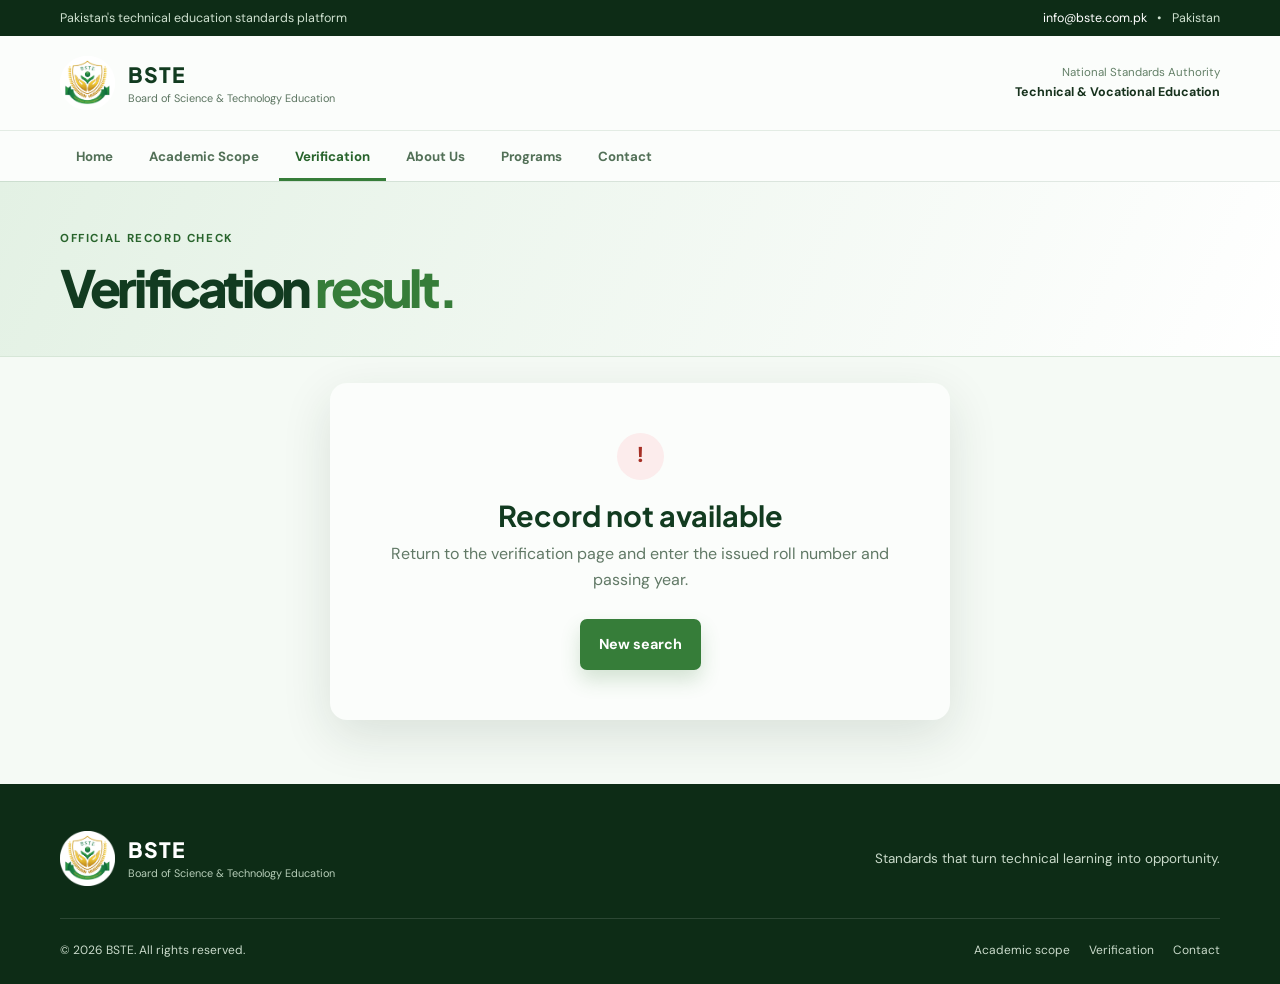
<file: r.html>
<!doctype html>
<html lang="en"><head><meta charset="utf-8"><meta name="viewport" content="width=device-width,initial-scale=1"><title>Verification Result | BSTE</title><link rel="preconnect" href="https://fonts.googleapis.com"><link rel="preconnect" href="https://fonts.gstatic.com" crossorigin><link href="https://fonts.googleapis.com/css2?family=DM+Sans:wght@400;500;600;700&family=Plus+Jakarta+Sans:wght@600;700;800&display=swap" rel="stylesheet"><link rel="stylesheet" href="styles.css"></head>
<body><a class="skip-link" href="#main-content">Skip to content</a><div class="topbar"><div class="container topbar-inner"><span>Pakistan's technical education standards platform</span><div><a href="mailto:info@bste.com.pk">info@bste.com.pk</a><span>•</span><span>Pakistan</span></div></div></div><header class="site-header">
  <div class="container header-inner">
    <a class="brand" href="index.html">
      <!-- Image tag with proper brand-logo class -->
      <img src="logo.png" alt="BSTE Logo" class="brand-logo">
      <span class="brand-copy">
        <strong>BSTE</strong>
        <small>Board of Science &amp; Technology Education</small>
      </span>
    </a>
    <div class="header-meta">
      <span>National Standards Authority</span>
      <strong>Technical &amp; Vocational Education</strong>
    </div>
    <button class="menu-toggle" aria-label="Open menu" aria-expanded="false">
      <span></span><span></span><span></span>
    </button>
  </div>
  <nav class="main-nav">
    <div class="container nav-inner">
      <a href="index.html#home">Home</a>
      <a href="index.html#academic-scope">Academic Scope</a>
      <a class="active" href="v.html">Verification</a>
      <a href="index.html#about">About Us</a>
      <a href="index.html#programs">Programs</a>
      <a href="index.html#contact">Contact</a>
    </div>
  </nav>
</header>
<main id="main-content" class="result-page"><section class="result-hero"><div class="container"><p class="eyebrow">Official record check</p><h1>Verification <em>result.</em></h1></div></section><section class="result-section"><div class="container" id="result-container" aria-live="polite"></div></section></main>
<footer class="site-footer">
  <div class="container footer-top">
    <a class="brand" href="index.html">
      <!-- Image tag with proper brand-logo class -->
      <img src="logo.png" alt="BSTE Logo" class="brand-logo">
      <span class="brand-copy">
        <strong>BSTE</strong>
        <small>Board of Science &amp; Technology Education</small>
      </span>
    </a>
    <p>Standards that turn technical learning into opportunity.</p>
  </div>
  <div class="container footer-bottom">
    <span>© <span id="current-year"></span> BSTE. All rights reserved.</span>
    <div>
      <a href="index.html#academic-scope">Academic scope</a>
      <a href="v.html">Verification</a>
      <a href="index.html#contact">Contact</a>
    </div>
  </div>
</footer><script src="students-data.js"></script><script src="site.js"></script><script src="result.js"></script></body></html>
</file>
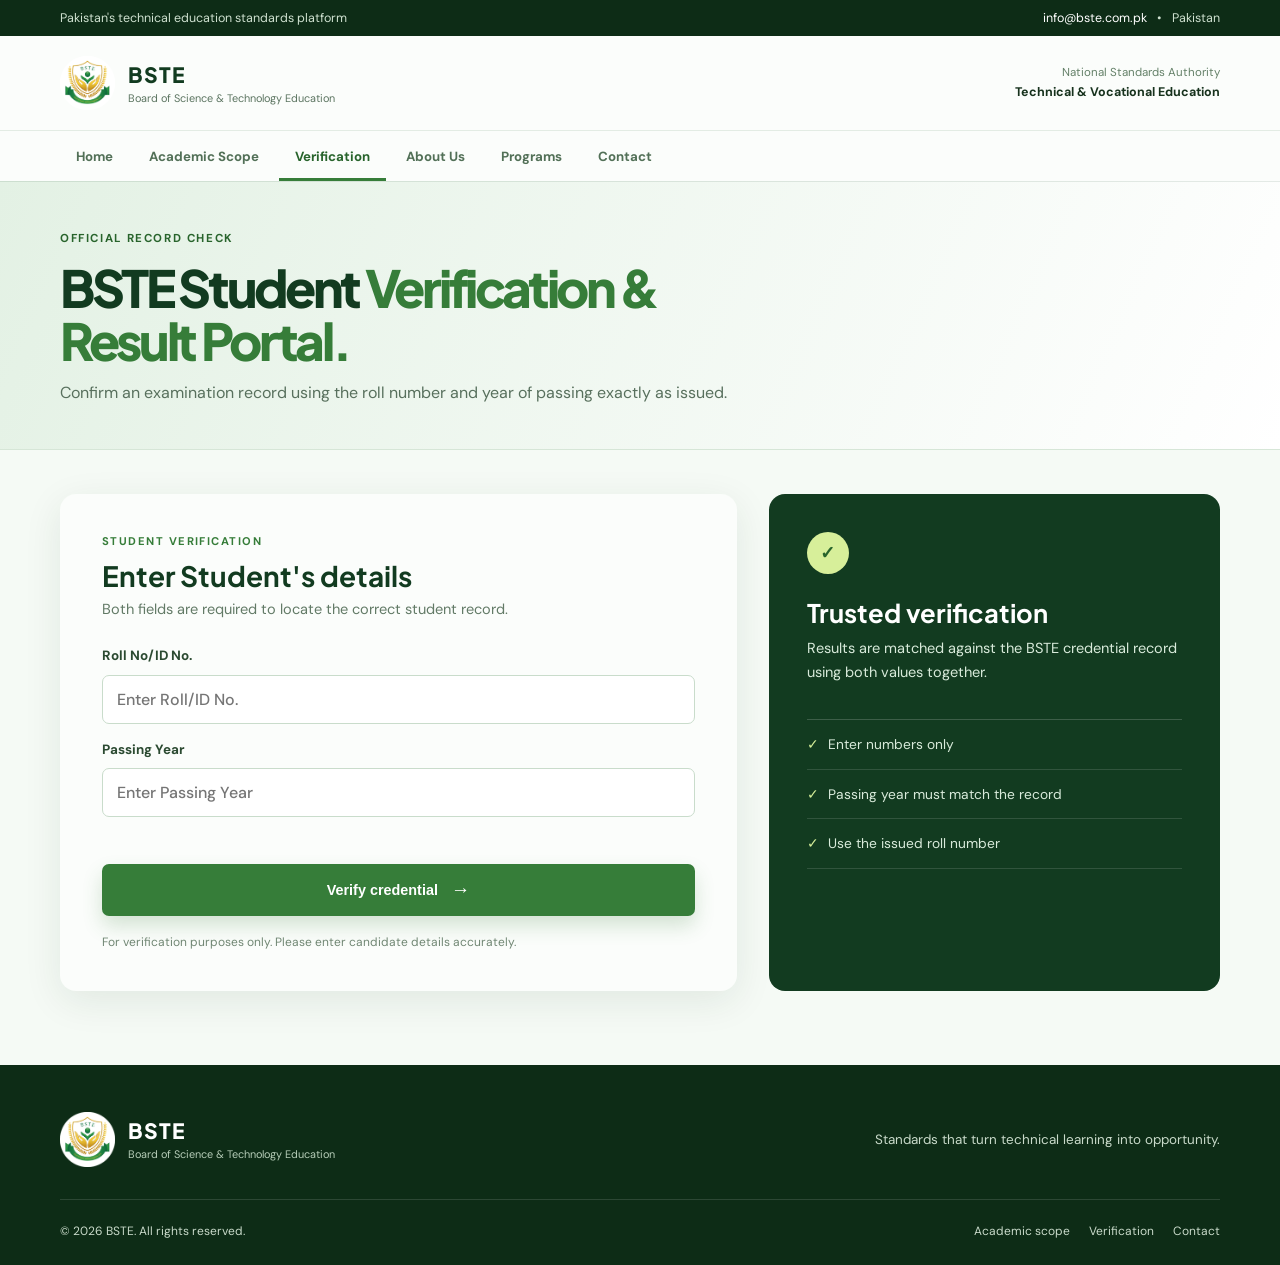
<file: v.html>
<!doctype html>
<head>
  <meta charset="utf-8">
  <meta name="viewport" content="width=device-width,initial-scale=1">
  
  <!-- SEO Title & Meta Description -->
  <title>BSTE Verification Portal | BSTE Online Student Verification & Result Search</title>
  <meta name="description" content="Official BSTE Verification Portal. Verify BSTE student credentials, roll number status, and online examination results for Board of Science & Technology Education.">
  <meta name="keywords" content="bste verification, bste result, bste student verification, bste online result, bste.com.pk verification, bste roll number verification">
  <meta name="robots" content="index, follow">
  <link rel="canonical" href="https://bste.com.pk/v.html">

  <!-- Social Share (Open Graph) Meta Tags -->
  <meta property="og:type" content="website">
  <meta property="og:title" content="BSTE Verification Portal | Online Student Verification">
  <meta property="og:description" content="Official BSTE Verification Portal. Verify student credentials and examination results online.">
  <meta property="og:url" content="https://bste.com.pk/v.html">
  <meta property="og:image" content="https://bste.com.pk/logo.png">

  <!-- Fonts & Stylesheet -->
  <link rel="preconnect" href="https://fonts.googleapis.com">
  <link rel="preconnect" href="https://fonts.gstatic.com" crossorigin>
  <link href="https://fonts.googleapis.com/css2?family=DM+Sans:wght@400;500;600;700&family=Plus+Jakarta+Sans:wght@600;700;800&display=swap" rel="stylesheet">
  <link rel="stylesheet" href="styles.css">
</head>
<body><a class="skip-link" href="#main-content">Skip to content</a><div class="topbar"><div class="container topbar-inner"><span>Pakistan's technical education standards platform</span><div><a href="mailto:info@bste.com.pk">info@bste.com.pk</a><span>•</span><span>Pakistan</span></div></div></div><header class="site-header">
  <div class="container header-inner">
    <a class="brand" href="index.html">
      <!-- Image tag with proper brand-logo class -->
      <img src="logo.png" alt="BSTE Logo" class="brand-logo">
      <span class="brand-copy">
        <strong>BSTE</strong>
        <small>Board of Science &amp; Technology Education</small>
      </span>
    </a>
    <div class="header-meta">
      <span>National Standards Authority</span>
      <strong>Technical &amp; Vocational Education</strong>
    </div>
    <button class="menu-toggle" aria-label="Open menu" aria-expanded="false">
      <span></span><span></span><span></span>
    </button>
  </div>
  <nav class="main-nav">
    <div class="container nav-inner">
      <a href="index.html#home">Home</a>
      <a href="index.html#academic-scope">Academic Scope</a>
      <a class="active" href="v.html">Verification</a>
      <a href="index.html#about">About Us</a>
      <a href="index.html#programs">Programs</a>
      <a href="index.html#contact">Contact</a>
    </div>
  </nav>
</header>
<main id="main-content" class="verification-page"><section class="verify-hero"><div class="container"><p class="eyebrow">Official record check</p><h1>BSTE Student <em>Verification & Result Portal.</em></h1><p>Confirm an examination record using the roll number and year of passing exactly as issued.</p></div></section><section class="form-section"><div class="container form-layout"><div class="verification-form-card"><p class="form-kicker">Student verification</p><h2>Enter Student's details</h2><p class="form-copy">Both fields are required to locate the correct student record.</p><form id="verification-form" novalidate><label for="roll">Roll No/ID No.<input id="roll" name="roll" type="text" inputmode="numeric" autocomplete="off" placeholder="Enter Roll/ID No." maxlength="12" required></label><label for="year">Passing Year<input id="year" name="year" type="text" inputmode="numeric" autocomplete="off" placeholder="Enter Passing Year" maxlength="4" required></label><p class="form-status" id="form-status" role="alert" aria-live="polite"></p><button class="button button-primary button-wide" type="submit">Verify credential <span>→</span></button></form><p class="privacy-note">For verification purposes only. Please enter candidate details accurately.</p></div><aside class="verify-notes"><span class="note-icon">✓</span><h2>Trusted verification</h2><p>Results are matched against the BSTE credential record using both values together.</p><ul><li>Enter numbers only</li><li>Passing year must match the record</li><li>Use the issued roll number</li></ul></aside></div></section></main>
<footer class="site-footer">
  <div class="container footer-top">
    <a class="brand" href="index.html">
      <!-- Image tag with proper brand-logo class -->
      <img src="logo.png" alt="BSTE Logo" class="brand-logo">
      <span class="brand-copy">
        <strong>BSTE</strong>
        <small>Board of Science &amp; Technology Education</small>
      </span>
    </a>
    <p>Standards that turn technical learning into opportunity.</p>
  </div>
  <div class="container footer-bottom">
    <span>© <span id="current-year"></span> BSTE. All rights reserved.</span>
    <div>
      <a href="index.html#academic-scope">Academic scope</a>
      <a href="v.html">Verification</a>
      <a href="index.html#contact">Contact</a>
    </div>
  </div>
</footer><script src="students-data.js"></script><script src="site.js"></script><script src="verification.js"></script></body></html>
</file>
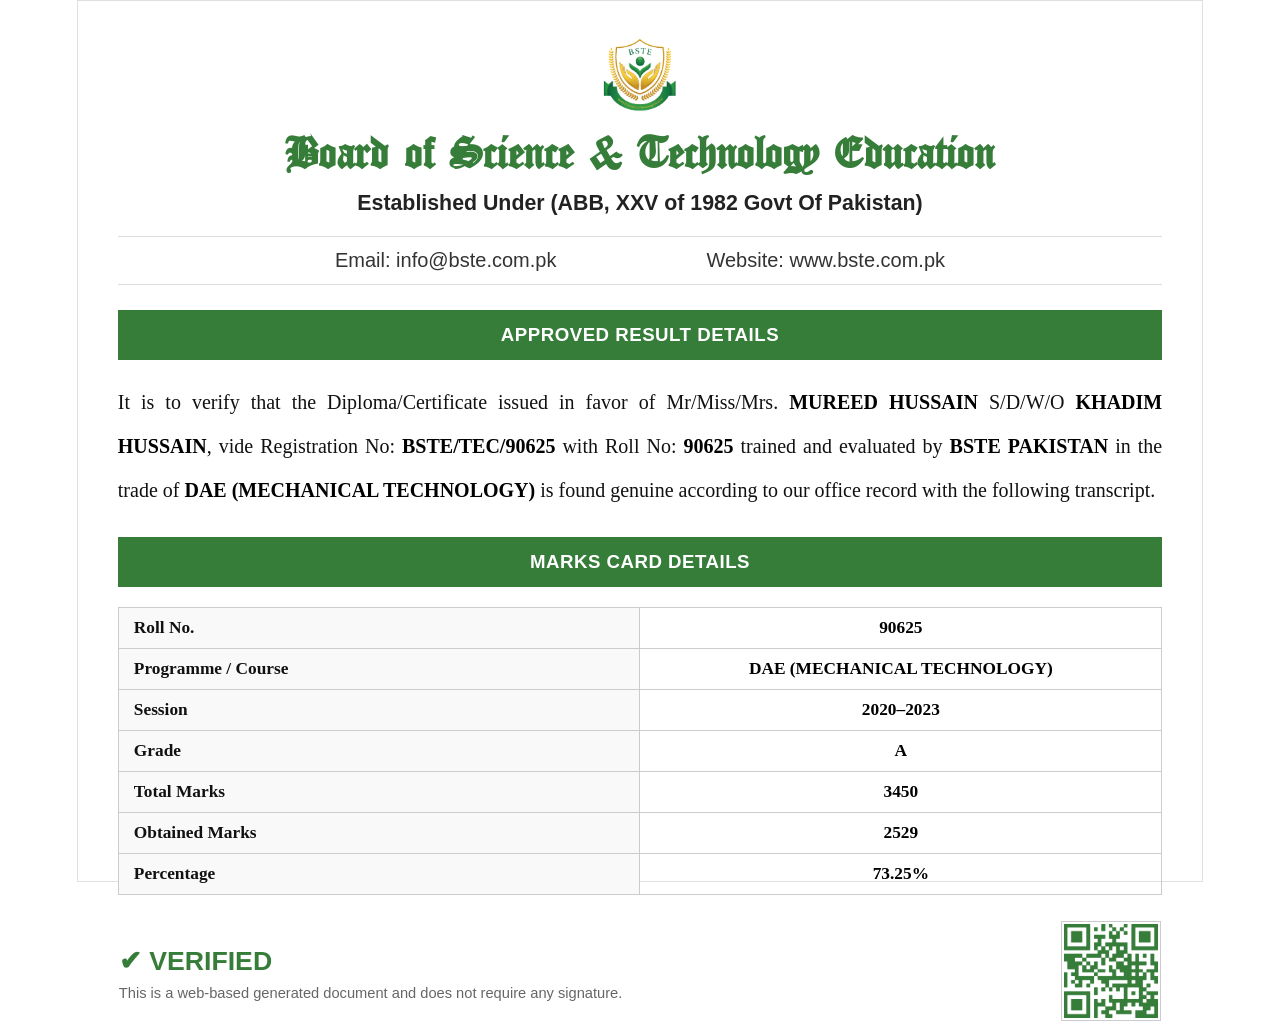
<file: yt2.html>
<!DOCTYPE html>
<html lang="en">
<head>
    <meta charset="UTF-8">
    <title>Verification Page</title>
    <style>
        @import url('https://fonts.googleapis.com/css2?family=UnifrakturMaguntia&family=TeX+Gyre+Termes:wght@400;700&display=swap');

        @font-face {
            font-family: 'TeX Gyre Termes';
            src: local('TeX Gyre Termes'), local('TeXGyreTermes-Regular');
            font-weight: normal;
            font-style: normal;
        }

        @font-face {
            font-family: 'TeX Gyre Termes';
            src: local('TeX Gyre Termes Bold'), local('TeXGyreTermes-Bold');
            font-weight: bold;
            font-style: normal;
        }

        @page {
            size: A4 portrait;
            margin: 5mm 12mm;
            background-color: #ffffff;
        }

        *, *::before, *::after {
            box-sizing: border-box;
        }

        html, body {
            height: 100%;
            margin: 0;
            padding: 0;
            font-family: 'TeX Gyre Termes', 'Times New Roman', Times, serif;
            color: #111111;
            background-color: #ffffff;
            width: 100%;
        }

        .page-container {
            width: 88%;
            height: 98%;
            margin: 0 auto;
            border: 1px solid #e0e0e0;
            padding: 30px 40px;
            background-color: #ffffff;
            display: flex;
            flex-direction: column;
            justify-content: space-between;
        }

        .header-section {
            text-align: center;
            margin-bottom: 20px;
        }

        .yt-logo {
            width: 130px;
            height: 90px;
            margin: 0 auto 10px auto;
            display: block;
            object-fit: contain;
        }
        @font-face {
            font-family: 'Canterbury';
            src: url('Canterbury.ttf') format('truetype');
            font-weight: normal;
            font-style: normal;
        }
        
        .domain-title {
            font-family: 'Canterbury', serif;
            font-size: 34pt;
            font-weight: bold;
            color: #367D39;
            margin: 0;
            line-height: 1.1;
        }

        .sub-title {
            font-family: Arial, Helvetica, sans-serif;
            font-size: 16pt;
            font-weight: bold;
            color: #222222;
            margin-top: 10px;
        }

        .contact-bar {
            text-align: center;
            margin: 20px 0 25px 0;
            padding: 12px 0;
            border-top: 1px solid #dddddd;
            border-bottom: 1px solid #dddddd;
            font-family: Arial, Helvetica, sans-serif;
        }

        .contact-table {
            width: 85%;
            margin: 0 auto;
        }

        .contact-table td {
            font-size: 12pt;
            color: #333333;
        }

        .red-box-header {
            background-color: #367D39;
            color: #ffffff;
            font-weight: bold;
            font-size: 14pt;
            text-transform: uppercase;
            padding: 14px 15px;
            text-align: center;
            letter-spacing: 0.5px;
            margin-top: 25px;
            margin-bottom: 20px;
            font-family: Arial, Helvetica, sans-serif;
        }

        .content-section {
            font-family: 'TeX Gyre Termes', 'Times New Roman', Times, serif;
            font-size: 15pt;
            font-weight: normal;
            line-height: 2.2;
            text-align: justify;
            color: #111111;
            margin-bottom: 25px;
        }

        .bold-field {
            font-weight: bold;
            color: #000000;
        }

        .marks-table {
            width: 100%;
            border-collapse: collapse;
            margin-bottom: 15px;
            font-family: 'TeX Gyre Termes', 'Times New Roman', Times, serif;
        }

        .marks-table td {
            border: 1px solid #cccccc;
            padding: 10px 15px;
            font-size: 13pt;
            font-weight: 600;
        }

        .marks-table td.label-col {
            width: 50%;
            font-weight: bold;
            color: #111111;
            background-color: #f9f9f9;
        }

        .marks-table td.val-col {
            width: 50%;
            text-align: center;
            font-weight: bold;
            color: #000000;
        }

        .footer-section {
            margin-top: 10px;
            width: 100%;
        }

        .footer-table {
            width: 100%;
            border-collapse: collapse;
        }

        .footer-table td {
            vertical-align: middle;
        }

        .verified-badge {
            color: #367D39;
            font-weight: bold;
            font-size: 20pt;
            font-family: Arial, Helvetica, sans-serif;
        }

        .disclaimer-text {
            font-size: 11pt;
            color: #666666;
            margin-top: 8px;
            font-family: Arial, Helvetica, sans-serif;
        }

        .qr-wrapper {
            text-align: right;
        }

        .qr-wrapper img {
            width: 100px;
            height: 100px;
            border: 1px solid #cccccc;
            padding: 2px;
        }
    </style>
</head>
<body>

<div class="page-container">

    <div class="top-content">
        <!-- Header Section -->
        <div class="header-section">
            <img src="logo.png" alt="Logo" class="yt-logo">
            <div class="domain-title">Board of Science & Technology Education</div>
            <div class="sub-title">Established Under (ABB, XXV of 1982 Govt Of Pakistan)</div>
        </div>

        <!-- Contact Bar -->
        <!-- Contact Bar -->
<div class="contact-bar">
    <div style="display: flex; justify-content: center; gap: 150px; font-size: 15pt; color: #333333;">
        <span>Email: info@bste.com.pk</span>
        <span>Website: www.bste.com.pk</span>
    </div>
</div>


        <div class="red-box-header">APPROVED RESULT DETAILS</div>

        <!-- Verification Text -->
        <div class="content-section">
            It is to verify that the Diploma/Certificate issued in favor of Mr/Miss/Mrs. <span class="bold-field">MUREED HUSSAIN</span> S/D/W/O <span class="bold-field">KHADIM HUSSAIN</span>, vide Registration No: <span class="bold-field">BSTE/TEC/90625</span> with Roll No: <span class="bold-field">90625</span> trained and evaluated by <span class="bold-field">BSTE PAKISTAN</span> in the trade of <span class="bold-field">DAE (MECHANICAL TECHNOLOGY)</span> is found genuine according to our office record with the following transcript.
        </div>

        <!-- Section Box 2 -->
        <div class="red-box-header">MARKS CARD DETAILS</div>

        <!-- Marks Table -->
        <table class="marks-table">
            <tr>
                <td class="label-col">Roll No.</td>
                <td class="val-col">90625</td>
            </tr>
            <tr>
                <td class="label-col">Programme / Course</td>
                <td class="val-col">DAE (MECHANICAL TECHNOLOGY)</td>
            </tr>
            <tr>
                <td class="label-col">Session</td>
                <td class="val-col">2020–2023</td>
            </tr>
            <tr>
                <td class="label-col">Grade</td>
                <td class="val-col">A</td>
            </tr>
            <tr>
                <td class="label-col">Total Marks</td>
                <td class="val-col">3450</td>
            </tr>
            <tr>
                <td class="label-col">Obtained Marks</td>
                <td class="val-col">2529</td>
            </tr>
            <tr>
                <td class="label-col">Percentage</td>
                <td class="val-col">73.25%</td>
            </tr>
        </table>
    </div>

    <!-- Footer -->
    <div class="footer-section">
        <table class="footer-table">
            <tr>
                <td style="width: 65%; text-align: left;">
                    <div class="verified-badge">
                        &#10004; VERIFIED
                    </div>
                    <div class="disclaimer-text">
                        This is a web-based generated document and does not require any signature.
                    </div>
                </td>
                <td style="width: 35%; text-align: right;">
                    <div class="qr-wrapper">
                        <img src="qrcode.png" alt="QR Code">
                    </div>
                </td>
            </tr>
        </table>
    </div>

</div>

</body>
</html>
</file>
<file: styles.css>
:root {
  --ink: #17321d;
  --soft: #58705d;
  --forest: #123b20;
  --green: #367d39;
  --dark: #28642c;
  --mint: #eaf4eb;
  --line: #d7e4d8;
  --white: #fbfdfb;
  --shadow: 0 16px 50px rgba(23, 50, 29, .12);
}

* {
  box-sizing: border-box;
}

html {
  scroll-behavior: smooth;
}

body {
  margin: 0;
  background: #f7fbf7;
  color: var(--ink);
  font: 16px/1.65 "DM Sans", Arial, sans-serif;
}

a {
  color: inherit;
  text-decoration: none;
}

.container {
  width: min(1160px, calc(100% - 48px));
  margin: auto;
}

.skip-link {
  position: absolute;
  left: -999px;
  top: 10px;
  z-index: 50;
  background: #fff;
  padding: 8px 12px;
}

.skip-link:focus {
  left: 12px;
}

.topbar {
  background: #0d2c16;
  color: #cfe1d0;
  font-size: .78rem;
}

.topbar-inner {
  min-height: 36px;
  display: flex;
  justify-content: space-between;
  align-items: center;
  gap: 16px;
}

.topbar a {
  color: #fff;
}

.topbar-inner div {
  display: flex;
  gap: 10px;
}

.site-header {
  position: sticky;
  top: 0;
  z-index: 10;
  background: var(--white);
  box-shadow: 0 1px 0 rgba(18, 59, 32, .1);
}

.header-inner {
  min-height: 94px;
  display: flex;
  justify-content: space-between;
  align-items: center;
  gap: 24px;
}

.brand {
  display: flex;
  align-items: center;
  gap: 13px;
}

/* --- LOGO FIXED CODE START --- */
.brand-logo {
  height: 55px !important;
  width: auto !important;
  max-width: none !important;
  object-fit: contain !important;
  border-radius: 0 !important;
  background: transparent !important;
  box-shadow: none !important;
}
/* --- LOGO FIXED CODE END --- */

.brand-copy {
  display: grid;
  line-height: 1.15;
}

.brand-copy strong {
  color: var(--forest);
  font: 800 1.32rem "Plus Jakarta Sans", sans-serif;
  letter-spacing: .05em;
}

.brand-copy small {
  max-width: 245px;
  margin-top: 3px;
  color: #5b7460;
  font-size: .68rem;
  line-height: 1.35;
}

.header-meta {
  display: grid;
  color: #648068;
  font-size: .72rem;
  text-align: right;
}

.header-meta strong {
  color: var(--ink);
  font-size: .78rem;
}

.main-nav {
  border-top: 1px solid #e3ece4;
}

.nav-inner {
  height: 50px;
  display: flex;
  align-items: stretch;
  gap: 4px;
}

.main-nav a {
  padding: 15px 16px 12px;
  border-bottom: 3px solid transparent;
  color: #527057;
  font-size: .83rem;
  font-weight: 700;
  white-space: nowrap;
}

.main-nav a:hover,
.main-nav .active {
  border-color: var(--green);
  color: var(--dark);
}

.menu-toggle {
  display: none;
  border: 0;
  background: transparent;
  padding: 8px;
}

.menu-toggle span {
  display: block;
  width: 24px;
  height: 2px;
  margin: 5px;
  background: var(--ink);
}

.hero {
  position: relative;
  overflow: hidden;
  padding: 82px 0 76px;
  background: linear-gradient(105deg, #edf6ee, #fff 55%, #e5f1e6);
}

.hero::before {
  content: "";
  position: absolute;
  left: -255px;
  top: -165px;
  width: 440px;
  height: 440px;
  border: 1px solid rgba(54, 125, 57, .2);
  border-radius: 50%;
}

.hero-grid {
  display: grid;
  grid-template-columns: 1.02fr .98fr;
  align-items: center;
  gap: 66px;
}

.eyebrow {
  margin: 0 0 13px;
  color: var(--dark);
  font-size: .72rem;
  font-weight: 700;
  letter-spacing: .14em;
  text-transform: uppercase;
}

.hero h1,
.verify-hero h1,
.result-hero h1 {
  max-width: 600px;
  margin: 0;
  color: var(--forest);
  font: 800 clamp(2.6rem, 5vw, 4.65rem)/1.03 "Plus Jakarta Sans", sans-serif;
  letter-spacing: -.065em;
}

.hero h1 em,
.verify-hero em,
.result-hero em {
  color: var(--green);
  font-style: normal;
}

.lead {
  max-width: 550px;
  margin: 25px 0 29px;
  color: var(--soft);
  font-size: 1.1rem;
}

.hero-actions {
  display: flex;
  align-items: center;
  flex-wrap: wrap;
  gap: 14px;
}

.button {
  display: inline-flex;
  justify-content: center;
  align-items: center;
  gap: 13px;
  padding: 13px 18px;
  border: 1px solid transparent;
  border-radius: 7px;
  cursor: pointer;
  font-size: .9rem;
  font-weight: 700;
  transition: .2s;
}

.button span {
  font-size: 1.2rem;
}

.button-primary {
  color: #fff;
  background: var(--green);
  box-shadow: 0 10px 20px rgba(54, 125, 57, .2);
}

.button-primary:hover {
  background: var(--dark);
  transform: translateY(-2px);
}

.button-quiet {
  color: var(--forest);
}

.hero-trust {
  display: flex;
  align-items: center;
  gap: 9px;
  margin-top: 34px;
  color: #59745e;
  font-size: .82rem;
}

.trust-mark,
.verify-shield,
.note-icon {
  display: grid;
  place-items: center;
  width: 24px;
  height: 24px;
  border-radius: 50%;
  background: #d8eed9;
  color: var(--dark);
  font-weight: 800;
}

.hero-visual {
  position: relative;
  height: 455px;
}

.hero-visual>img {
  width: 100%;
  height: 100%;
  display: block;
  border-radius: 48% 48% 18px 18px;
  box-shadow: var(--shadow);
  object-fit: cover;
}

.hero-visual:before {
  content: "";
  position: absolute;
  z-index: 1;
  inset: 0;
  border-radius: 48% 48% 18px 18px;
  background: linear-gradient(145deg, rgba(13, 44, 22, .08), rgba(22, 92, 38, .3));
}

.hero-card {
  position: absolute;
  z-index: 2;
  display: flex;
  align-items: center;
  gap: 11px;
  padding: 13px 16px;
  border: 1px solid rgba(255, 255, 255, .85);
  border-radius: 10px;
  background: rgba(255, 255, 255, .96);
  box-shadow: 0 12px 30px rgba(22, 58, 30, .15);
  color: var(--forest);
  line-height: 1.25;
}

.hero-card strong,
.hero-card small {
  display: block;
}

.hero-card small {
  margin-top: 3px;
  color: #5c7761;
  font-size: .7rem;
}

.hero-card-top {
  right: -18px;
  top: 64px;
}

.hero-card-bottom {
  left: -31px;
  bottom: 28px;
}

.card-icon,
.metric-number {
  color: var(--green);
}

.card-icon {
  font-size: 1.8rem;
}

.metric-number {
  font: 800 1.6rem/1 "Plus Jakarta Sans", sans-serif;
}

.section {
  padding: 100px 0;
}

.section h2,
.contact-section h2 {
  margin: 0;
  margin-top: 0;
  color: var(--forest);
  font: 800 clamp(2rem, 3.3vw, 3.2rem)/1.12 "Plus Jakarta Sans", sans-serif;
  letter-spacing: -.05em;
}

.split-heading {
  display: grid;
  grid-template-columns: 1.1fr .9fr;
  align-items: start; /* 'end' se badal kar 'start' kiya taake alignment seedhi ho */
  gap: 80px;
}

.split-heading>p,
.section-intro>p {
  margin: 0;
  color: var(--soft);
  font-size: 1.04rem;
}

.architecture-grid {
  display: grid;
  grid-template-columns: repeat(3, 1fr);
  gap: 18px;
  margin-top: 48px;
}

/* COMPACT ADJUSTMENT DONE HERE */
.architecture-card {
  padding: 16px 20px; /* Pehle padding 20px thi, ise kam kar ke box compact kiya */
  border: 1px solid var(--line);
  border-radius: 12px; /* Corners thore neat aur chote kiye */
  background: var(--white);
  transition: .2s;
}

.architecture-card:hover {
  border-color: transparent;
  box-shadow: var(--shadow);
  transform: translateY(-4px);
}

.architecture-card>span {
  color: var(--green);
  font: 800 .77rem "Plus Jakarta Sans", sans-serif;
  letter-spacing: .1em;
}

/* COMPACT ADJUSTMENT DONE HERE */
.architecture-card h3 {
  margin: 16px 0 6px; /* Number aur heading ke darmiyan gap 20px se kam kar ke 16px kiya */
  color: var(--forest);
  font: 700 1.08rem "Plus Jakarta Sans", sans-serif; /* Font size 1.15rem se chota kiya */
}

.architecture-card p {
  margin: 0;
  color: var(--soft);
  font-size: .92rem;
}

.program-section {
  background: #f1f7f1;
}

.section-intro {
  max-width: 710px;
}

.section-intro>p:last-child {
  margin-top: 18px;
}

.program-grid {
  display: grid;
  grid-template-columns: repeat(3, 1fr);
  gap: 16px;
  margin-top: 32px;
}

/* COMPACT ADJUSTMENT DONE HERE (REMOVED FIXED MIN-HEIGHT) */
.program-card {
  position: relative;
  display: flex;
  flex-direction: column;
  min-height: auto;
  overflow: hidden;
  border-radius: 8px;
  background: #ffffff;
  box-shadow: 0 2px 8px rgba(0, 0, 0, 0.05);
  color: #333;
  isolation: isolate;
  padding-bottom: 12px;
}

/* COMPACT ADJUSTMENT DONE HERE */
.program-card img {
  width: 100%;
  height: 150px;
  object-fit: cover;
  transition: transform .45s;
}

.program-card:hover img {
  transform: scale(1.04);
}

.program-card:after {
  content: none;
}

/* COMPACT ADJUSTMENT DONE HERE */
.program-card div {
  padding: 16px 14px 4px;
  display: flex;
  flex-direction: column;
  gap: 3px;
  background: transparent;
  border: none !important;
}

.program-card div span {
  color: var(--green);
  font-weight: 700;
  font-size: 0.75rem;
  text-transform: uppercase;
  letter-spacing: 0.5px;
}

.program-card div h3 {
  margin: 2px 0 4px;
  color: var(--forest);
  font: 700 1.05rem "Plus Jakarta Sans", sans-serif;
}

.program-card div p {
  margin: 0;
  color: #555;
  font-size: 0.84rem;
  line-height: 1.35;
}

.program-footer {
  display: flex;
  justify-content: space-between;
  gap: 20px;
  margin-top: 24px;
  color: #58745d;
  font-size: .85rem;
}

.program-footer a {
  color: var(--dark);
  font-weight: 700;
}

.stats-band {
  padding: 48px 0;
  background: var(--forest);
  color: #fff;
}

.stats-grid {
  display: grid;
  grid-template-columns: repeat(4, 1fr);
  gap: 24px;
}

.stats-grid div {
  padding-left: 24px;
  border-left: 1px solid rgba(255, 255, 255, .22);
}

.stats-grid strong {
  display: block;
  font: 800 clamp(1.7rem, 3vw, 2.7rem) "Plus Jakarta Sans", sans-serif;
  letter-spacing: -.07em;
}

.stats-grid span {
  color: #c7dac9;
  font-size: .82rem;
}

.verification-panel {
  padding: 92px 0;
  background: linear-gradient(135deg, #e7f4e8, #fbfefb);
}

.verify-grid {
  display: grid;
  grid-template-columns: 1fr .85fr;
  align-items: center;
  gap: 120px;
}

.verify-grid>div>p:not(.eyebrow) {
  color: var(--soft);
}

.verify-callout {
  padding: 38px;
  border-top: 4px solid var(--green);
  border-radius: 17px;
  background: var(--white);
  box-shadow: var(--shadow);
}

.verify-shield {
  width: 43px;
  height: 43px;
  font-size: 1.25rem;
}

.verify-callout h3 {
  margin: 17px 0 5px;
  color: var(--forest);
  font: 700 1.43rem "Plus Jakarta Sans", sans-serif;
}

.verify-callout p {
  margin: 0 0 22px;
  color: var(--soft);
  font-size: .91rem;
}

.about-grid {
  display: grid;
  grid-template-columns: .92fr 1.08fr;
  align-items: center;
  gap: 84px;
}

.about-image {
  position: relative;
  min-height: 480px;
}

.about-image:before {
  content: "";
  position: absolute;
  inset: -15px 28px 20px -18px;
  border: 1px solid #b7dcb9;
  border-radius: 130px 18px 18px 18px;
}

.about-image img {
  position: relative;
  width: 100%;
  height: 480px;
  display: block;
  border-radius: 130px 18px 18px 18px;
  object-fit: cover;
}

.about-copy>p:not(.eyebrow) {
  margin: 22px 0;
  color: var(--soft);
}

.beliefs {
  display: grid;
  grid-template-columns: 1fr 1fr;
  gap: 17px;
  margin-top: 28px;
}

.beliefs>div {
  padding-top: 16px;
  border-top: 2px solid var(--green);
}

.beliefs h3 {
  margin: 0 0 7px;
  color: var(--forest);
  font: 700 1rem "Plus Jakarta Sans", sans-serif;
}

.beliefs p {
  margin: 0;
  color: #5c7560;
  font-size: .86rem;
  line-height: 1.55;
}

.contact-section {
  padding: 64px 0;
  background: var(--green);
  color: #fff;
}

.contact-section .eyebrow {
  color: #dff4c7;
}

.contact-section h2 {
  color: #fff;
}

.contact-inner {
  display: flex;
  align-items: center;
  justify-content: space-between;
  gap: 40px;
}

.contact-links {
  display: grid;
  gap: 7px;
  text-align: right;
}

.contact-links a {
  font-size: 1.05rem;
  font-weight: 700;
}

.contact-links span {
  color: #dcf0de;
  font-size: .85rem;
}

.site-footer {
  padding: 47px 0 23px;
  background: #0d2c16;
  color: #c9daca;
}

.footer-top {
  display: flex;
  align-items: center;
  justify-content: space-between;
  gap: 24px;
  padding-bottom: 32px;
  border-bottom: 1px solid rgba(255, 255, 255, .13);
}

.footer-top .brand-copy strong {
  color: #fff;
}

.footer-top .brand-copy small {
  color: #b6cdb8;
}

.footer-top>p {
  margin: 0;
  font-size: .84rem;
}

.footer-bottom {
  display: flex;
  justify-content: space-between;
  gap: 20px;
  padding-top: 22px;
  font-size: .75rem;
}

.footer-bottom div {
  display: flex;
  gap: 19px;
}

.footer-bottom a:hover {
  color: #fff;
}

.verification-page,
.result-page {
  min-height: 600px;
  background: #f5faf5;
}

.verify-hero,
.result-hero {
  padding: 48px 0 42px;
  border-bottom: 1px solid #d6e6d7;
  background: linear-gradient(114deg, #e3f1e4, #fff);
}

.verify-hero h1,
.result-hero h1 {
  font-size: clamp(2.3rem, 4vw, 3.7rem);
}

.verify-hero .container>p:last-child {
  margin: 14px 0 0;
  color: var(--soft);
}

.form-section {
  padding: 44px 0 74px;
}

.form-layout {
  display: grid;
  grid-template-columns: 1.2fr .8fr;
  gap: 32px;
}

.verification-form-card {
  padding: 38px 42px;
  border-radius: 16px;
  background: var(--white);
  box-shadow: 0 10px 38px rgba(23, 50, 29, .09);
}

.form-kicker {
  margin: 0;
  color: var(--green);
  font-size: .7rem;
  font-weight: 700;
  letter-spacing: .13em;
  text-transform: uppercase;
}

.verification-form-card h2 {
  margin: 8px 0 5px;
  color: var(--forest);
  font: 700 1.75rem "Plus Jakarta Sans", sans-serif;
}

.form-copy {
  margin: 0 0 23px;
  color: #627a66;
  font-size: .91rem;
}

.verification-form-card form {
  display: grid;
  gap: 15px;
}

.verification-form-card label {
  color: #2b4a31;
  font-size: .84rem;
  font-weight: 700;
}

.verification-form-card input {
  display: block;
  width: 100%;
  margin-top: 7px;
  padding: 13px 14px;
  border: 1px solid #c9dccb;
  border-radius: 7px;
  outline: none;
  background: #fff;
  color: var(--ink);
  font: 500 1rem "DM Sans", sans-serif;
}

.verification-form-card input:focus {
  border-color: var(--green);
  box-shadow: 0 0 0 3px rgba(54, 125, 57, .12);
}

.form-status {
  min-height: 1.3em;
  margin: 0;
  color: #a62f25;
  font-size: .85rem;
}

.button-wide {
  width: 100%;
  padding-block: 14px;
}

.privacy-note {
  margin: 17px 0 0;
  color: #708673;
  font-size: .75rem;
}

.verify-notes {
  padding: 38px;
  border-radius: 16px;
  background: var(--forest);
  color: #d9ebdb;
}

.note-icon {
  width: 42px;
  height: 42px;
  background: #d7ef9a;
  color: var(--dark);
  font-size: 1.15rem;
}

.verify-notes h2 {
  margin: 22px 0 8px;
  color: #fff;
  font: 700 1.6rem "Plus Jakarta Sans", sans-serif;
}

.verify-notes p {
  margin: 0;
  font-size: .91rem;
}

.verify-notes ul {
  margin: 34px 0 0;
  padding: 0;
  border-top: 1px solid rgba(255, 255, 255, .18);
  list-style: none;
}

.verify-notes li {
  padding: 13px 0;
  border-bottom: 1px solid rgba(255, 255, 255, .13);
  font-size: .86rem;
}

.verify-notes li:before {
  content: "✓";
  margin-right: 9px;
  color: #d7ef9a;
}

.result-section {
  padding: 26px 0 64px;
}

.result-card {
  overflow: hidden;
  border-radius: 17px;
  background: var(--white);
  box-shadow: 0 12px 38px rgba(23, 50, 29, .1);
}

.result-status {
  display: flex;
  align-items: center;
  gap: 12px;
  padding: 17px 32px;
  background: #e1f1e2;
  color: var(--dark);
  font-weight: 700;
}

.result-status span {
  display: grid;
  place-items: center;
  width: 27px;
  height: 27px;
  border-radius: 50%;
  background: var(--green);
  color: #fff;
}

.result-title {
  padding: 22px 32px 19px;
  border-bottom: 1px solid var(--line);
}

.result-title .eyebrow {
  margin-bottom: 5px;
}

.result-title h2 {
  margin: 0;
  color: var(--forest);
  font: 700 clamp(1.5rem, 3vw, 2rem) "Plus Jakarta Sans", sans-serif;
}

.record-grid {
  display: grid;
  grid-template-columns: repeat(2, 1fr);
  column-gap: 44px;
  padding: 2px 32px 17px;
}

.record-row {
  display: flex;
  justify-content: space-between;
  align-items: baseline;
  gap: 20px;
  padding: 12px 0;
  border-bottom: 1px solid #e2ece3;
}

.record-row dt {
  color: #5f7863;
  font-size: .78rem;
  font-weight: 700;
}

.record-row dd {
  max-width: 66%;
  margin: 0;
  color: var(--forest);
  font-size: .89rem;
  font-weight: 600;
  text-align: right;
}

.performance {
  margin: 0 32px 20px;
  padding: 17px 20px;
  border-radius: 11px;
  background: #f0f7f0;
}

.performance-top {
  display: flex;
  justify-content: space-between;
  gap: 14px;
  margin-bottom: 10px;
}

.performance-top span {
  color: #526e57;
  font-size: .78rem;
  font-weight: 700;
}

.performance-top strong {
  color: var(--dark);
  font-size: .91rem;
}

.performance-bar {
  height: 9px;
  overflow: hidden;
  border-radius: 20px;
  background: #d4e6d5;
}

.performance-fill {
  height: 100%;
  border-radius: 20px;
  background: linear-gradient(90deg, var(--green), #83b853);
}

.result-actions {
  display: flex;
  gap: 13px;
  padding: 0 32px 27px;
}

.button-outline {
  border-color: #b8cfbb;
  background: var(--white);
  color: var(--forest);
}

.missing-result {
  max-width: 620px;
  margin: auto;
  padding: 50px;
  border-radius: 17px;
  background: var(--white);
  box-shadow: var(--shadow);
  text-align: center;
}

.missing-result h2 {
  margin: 17px 0 8px;
  color: var(--forest);
  font: 700 1.8rem "Plus Jakarta Sans", sans-serif;
}

.missing-result p {
  margin: 0 0 25px;
  color: #617966;
}

.missing-icon {
  display: grid;
  place-items: center;
  width: 47px;
  height: 47px;
  margin: auto;
  border-radius: 50%;
  background: #fcecec;
  color: #a62f25;
  font-size: 1.35rem;
  font-weight: 800;
}

@media(max-width:850px) {
  .header-meta {
    display: none;
  }

  .hero-grid,
  .about-grid,
  .verify-grid,
  .form-layout {
    grid-template-columns: 1fr;
    gap: 42px;
  }

  .hero {
    padding: 66px 0;
  }

  .hero-visual {
    width: 92%;
    max-width: 550px;
    height: 400px;
    margin-left: auto;
  }

  .split-heading {
    grid-template-columns: 1fr;
    gap: 17px;
  }

  .program-grid {
    grid-template-columns: repeat(2, 1fr);
  }
  .architecture-grid {
    grid-template-columns: 1fr;
    gap: 16px;
  }

  /* REMOVED FIXED MIN-HEIGHT TO PREVENT WHITE GAPS ON TABLETS */
  .program-card {
    min-height: auto;
  }

  .about-image {
    max-width: 550px;
  }

  .contact-inner {
    flex-direction: column;
    align-items: flex-start;
  }

  .contact-links {
    text-align: left;
  }

  .stats-grid {
    grid-template-columns: repeat(2, 1fr);
    row-gap: 32px;
  }

  .form-layout {
    max-width: 650px;
  }

  .main-nav {
    overflow: auto;
  }

  .nav-inner {
    width: max-content;
    margin-inline: 24px;
  }

  .main-nav a {
    padding-inline: 12px;
  }
}

@media(max-width:560px) {
  .container {
    width: min(100% - 32px, 1160px);
  }

  .topbar-inner {
    justify-content: center;
    text-align: center;
  }

  .topbar-inner>span,
  .header-meta {
    display: none;
  }

  .header-inner {
    min-height: 75px;
  }

  /* --- MOBILE LOGO RESET --- */
  .brand-logo {
    flex-basis: auto !important;
    width: auto !important;
    height: 46px !important;
  }

  .brand-copy strong {
    font-size: 1.12rem;
  }

  .brand-copy small {
    max-width: 190px;
    font-size: .59rem;
  }

  .menu-toggle {
    display: block;
  }

  .main-nav {
    max-height: 0;
    overflow: hidden;
    transition: max-height .25s;
  }

  .main-nav.open {
    max-height: 300px;
  }

  .nav-inner {
    display: grid;
    width: auto;
    height: auto;
    margin: 0;
    padding: 9px 16px;
  }

  .main-nav a {
    padding: 9px 3px;
    border-bottom: 0;
    border-left: 3px solid transparent;
  }

  .main-nav .active {
    border-left-color: var(--green);
  }

  .hero h1 {
    font-size: 2.72rem;
  }

  .hero-visual {
    width: 100%;
    height: 330px;
  }

  .hero-card-top {
    top: 34px;
    right: 8px;
  }

  .hero-card-bottom {
    bottom: 14px;
    left: 8px;
  }

  .hero-card {
    padding: 10px;
    font-size: .78rem;
  }

  .section {
    padding: 70px 0;
  }

  .architecture-grid,
  .program-grid,
  .beliefs {
    grid-template-columns: 1fr;
  }

  /* REMOVED FIXED MIN-HEIGHT TO PREVENT GAPS ON PHONES */
  .program-card {
    min-height: auto;
  }

  /* FIXED MOBILE PADDING GAP TO ALLOW FLEX NORMAL FLOW */
  .program-card div {
    padding: 14px;
  }

  .stats-grid {
    gap: 0;
  }

  .stats-grid div {
    padding: 14px 12px;
  }

  .footer-top,
  .footer-bottom {
    flex-direction: column;
    align-items: flex-start;
  }

  .footer-bottom div {
    flex-wrap: wrap;
  }

  .verify-hero,
  .result-hero {
    padding: 36px 0 31px;
  }

  .form-section {
    padding: 25px 0 56px;
  }

  .verification-form-card,
  .verify-notes {
    padding: 27px;
  }

  .result-section {
    padding: 16px 0 45px;
  }

  .result-status,
  .result-title {
    padding-inline: 20px;
  }

  .record-grid {
    grid-template-columns: 1fr;
    padding-inline: 20px;
  }

  .record-row {
    gap: 12px;
    padding: 10px 0;
  }

  .record-row dd {
    max-width: 58%;
  }

  .performance {
    margin-inline: 20px;
    padding: 15px;
  }

  .result-actions {
    flex-direction: column;
    padding: 0 20px 25px;
  }

  .result-actions .button {
    width: 100%;
  }

  .missing-result {
    padding: 34px 22px;
  }
}
/* Caution Modal Popup Styling with Google Nastaliq Font */
.modal-overlay {
  position: fixed;
  top: 0;
  left: 0;
  width: 100%;
  height: 100%;
  background-color: rgba(0, 0, 0, 0.6);
  display: flex;
  justify-content: center;
  align-items: center;
  z-index: 9999;
}

.modal-box {
  background-color: #ffffff;
  border: 2px solid #307233;
  border-radius: 12px;
  padding: 18px;
  max-width: 280px;
  width: 90%;
  text-align: center;
  box-shadow: 0 10px 25px rgba(0,0,0,0.15);
  animation: popIn 0.3s ease-out;
}

.modal-header h2 {
  color: #307233;
  margin: 8px 0 16px 0;
  font-size: 12px;
  font-family: 'Noto Nastaliq Urdu', serif;
  font-weight: 700;
}

.warning-icon {
  font-size: 32px;
}

.modal-body p {
  color: #307233;
  font-size: 12px;
  line-height: 2.2;
  direction: rtl;
  font-weight: 600;
  margin-bottom: 20px;
  font-family: 'Noto Nastaliq Urdu', serif;
}

#close-modal-btn {
  background-color: #307233;
  color: #ffffff;
  border: none;
  padding: 4px 4px;
  font-size: 10px;
  font-weight: bold;
  font-family: 'Noto Nastaliq Urdu', 'Segoe UI', sans-serif;
  border-radius: 6px;
  cursor: pointer;
  transition: background-color 0.2s;
}

#close-modal-btn:hover {
  background-color: #b71c1c;
}

@keyframes popIn {
  from {
    transform: scale(0.8);
    opacity: 0;
  }
  to {
    transform: scale(1);
    opacity: 1;
  }
}
/* Hero section ki main heading ka font size change karne ke liye */
.hero h2 {
  font-size: 3.0rem !important; /* Apni pasand ke hisab se size badlein (e.g., 2.5rem, 3rem, 40px, 50px) */
  line-height: 1.5;
}
/* Hero section me sirf 'Education.' (em tag) ka size aur color change karne ke liye */
.hero h2 em {
  font-size: 3.0rem !important; /* Size apni marzi se kam ya zyada karein (e.g. 2rem, 3rem, 45px) */
  color: #307233 !important;   /* Apni pasand ka color code yahan dalein */
  font-style: italic;          /* Text ko straight (non-italic) rakhne ke liye */
}
/* Hero section ki heading ke letters mein space set karne ke liye */
.hero h2 {
  letter-spacing: 3px; /* Space badhane ke liye positive value (e.g., 1px, 2px, 3px) */
}

/* Agar letters ke darmiyan space kam karna ho: */
.hero h2 {
  letter-spacing: -2px; /* Space kam karne ke liye negative value (e.g., -0.5px, -1px) */
}
/* Hero section ki main heading ki lines mein space kam karne ke liye */
.hero h2 {
  line-height: 1.0 !important; /* Default 1.5 ya 1.6 hota hai. Isko 1.1 ya 1.2 karke try karein */
}
</file>
